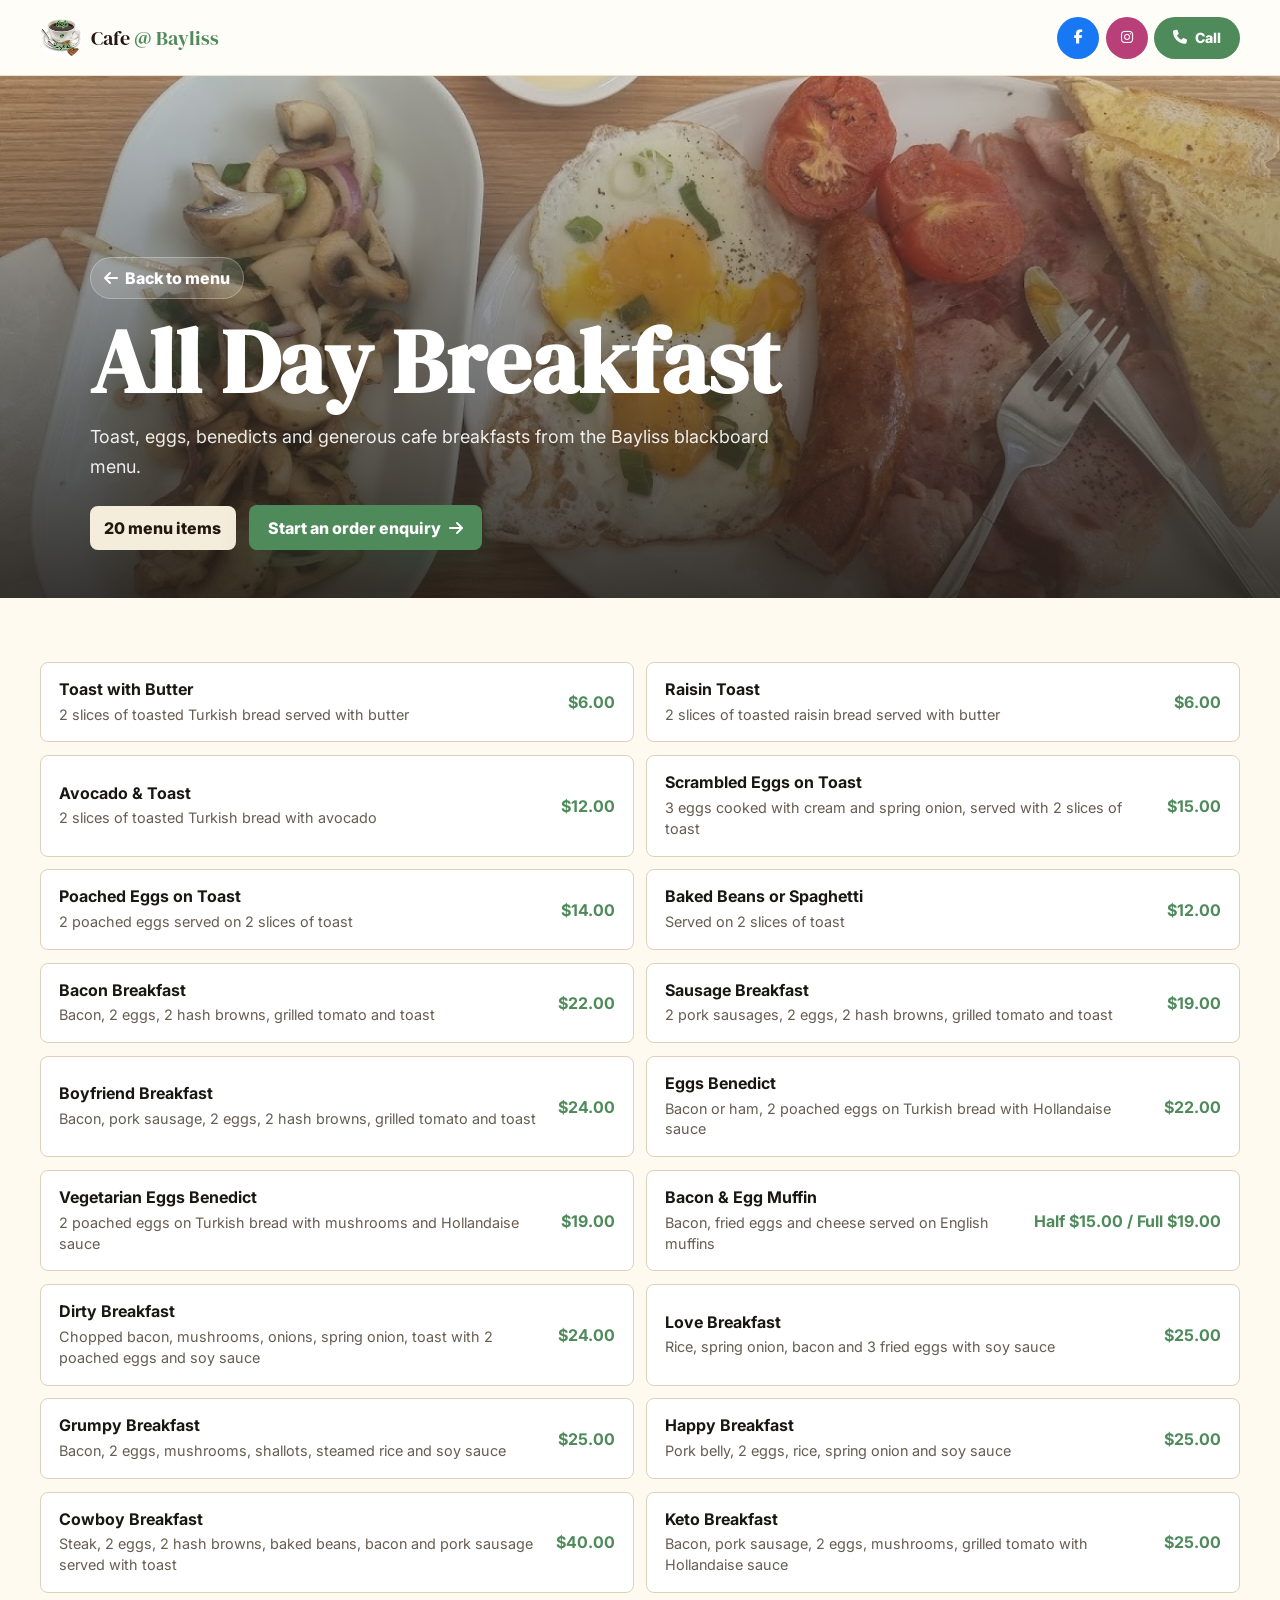
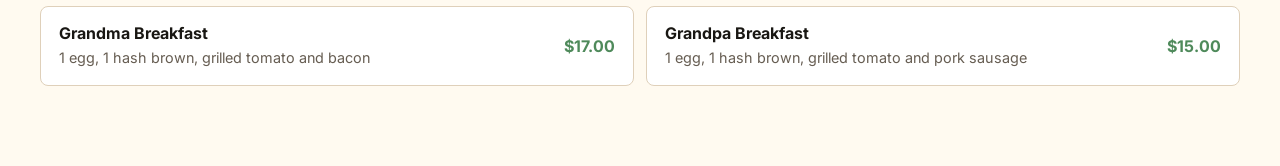
<file: all-day-breakfast/index.html>
<!DOCTYPE html><html lang="en"><head><meta charset="UTF-8"><meta name="viewport" content="width=device-width, initial-scale=1.0"><title>All Day Breakfast | Cafe at Bayliss</title><link rel="icon" href="../images/logo.jpg"><link rel="preconnect" href="https://fonts.googleapis.com"><link rel="preconnect" href="https://fonts.gstatic.com" crossorigin><link href="https://fonts.googleapis.com/css2?family=DM+Serif+Display&family=Inter:wght@300;400;600;700;800&display=swap" rel="stylesheet"><link rel="stylesheet" href="https://cdnjs.cloudflare.com/ajax/libs/font-awesome/6.4.0/css/all.min.css"><link rel="stylesheet" href="../styles.css"></head><body class="subpage" data-page="category" data-category="all-day-breakfast" data-depth="../"><nav class="nav"><div class="nav-inner"><a href="../" class="nav-logo"><img src="../images/logo.jpg" alt="Cafe at Bayliss logo" class="nav-logo-img"><span>Cafe <strong>@ Bayliss</strong></span></a><div class="nav-actions"><a href="https://www.facebook.com/p/Cafe-at-Bayliss-61572877991810/" target="_blank" rel="noopener" class="nav-action nav-action--facebook" aria-label="Cafe at Bayliss on Facebook"><i class="fa-brands fa-facebook-f"></i></a><a href="https://www.instagram.com/explore/locations/263566137/cafe-bayliss/" target="_blank" rel="noopener" class="nav-action nav-action--instagram" aria-label="Cafe at Bayliss on Instagram"><i class="fa-brands fa-instagram"></i></a><a href="tel:+61738037897" class="nav-action nav-action--phone"><i class="fa-solid fa-phone"></i><span>Call</span></a></div></div></nav><main><section class="category-hero"><div class="category-hero-content"><a href="../#menu" class="back-link"><i class="fa-solid fa-arrow-left"></i><span>Back to menu</span></a><h1 id="categoryTitle">All Day Breakfast</h1><p id="categoryIntro"></p><div class="category-meta"><span class="category-count" id="categoryCount"></span><a class="btn btn-primary" id="categoryOrder" href="../order/"><span>Start an order enquiry</span><i class="fa-solid fa-arrow-right"></i></a></div></div></section><section class="listing-section"><div class="container listing-grid" id="categoryItems"></div></section></main><script src="../menu-data.js"></script><script src="../site.js"></script></body></html>
</file>
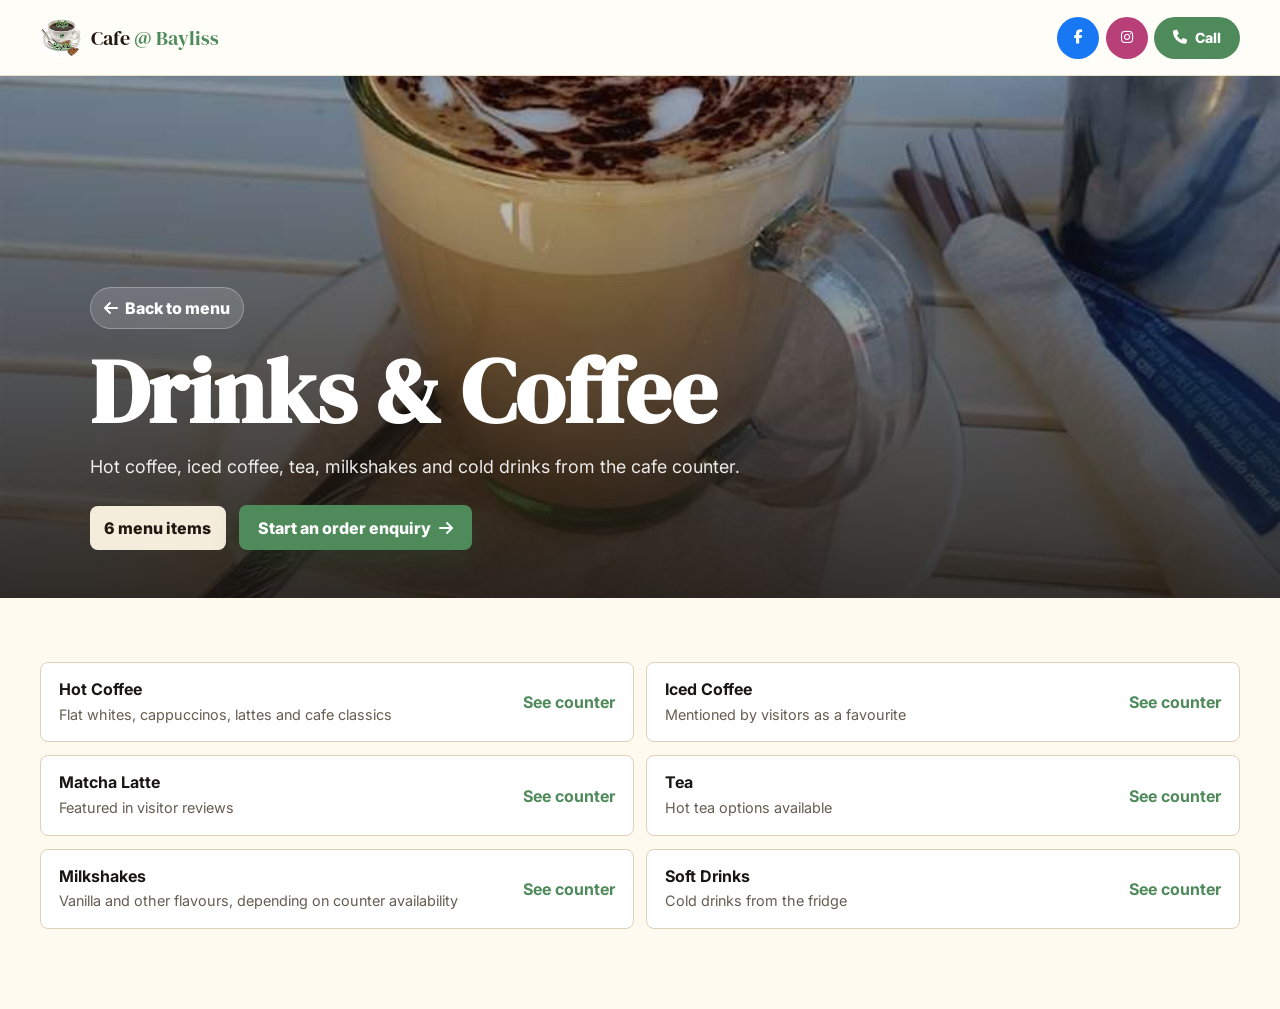
<file: drinks-coffee/index.html>
<!DOCTYPE html><html lang="en"><head><meta charset="UTF-8"><meta name="viewport" content="width=device-width, initial-scale=1.0"><title>Drinks & Coffee | Cafe at Bayliss</title><link rel="icon" href="../images/logo.jpg"><link rel="preconnect" href="https://fonts.googleapis.com"><link rel="preconnect" href="https://fonts.gstatic.com" crossorigin><link href="https://fonts.googleapis.com/css2?family=DM+Serif+Display&family=Inter:wght@300;400;600;700;800&display=swap" rel="stylesheet"><link rel="stylesheet" href="https://cdnjs.cloudflare.com/ajax/libs/font-awesome/6.4.0/css/all.min.css"><link rel="stylesheet" href="../styles.css"></head><body class="subpage" data-page="category" data-category="drinks-coffee" data-depth="../"><nav class="nav"><div class="nav-inner"><a href="../" class="nav-logo"><img src="../images/logo.jpg" alt="Cafe at Bayliss logo" class="nav-logo-img"><span>Cafe <strong>@ Bayliss</strong></span></a><div class="nav-actions"><a href="https://www.facebook.com/p/Cafe-at-Bayliss-61572877991810/" target="_blank" rel="noopener" class="nav-action nav-action--facebook" aria-label="Cafe at Bayliss on Facebook"><i class="fa-brands fa-facebook-f"></i></a><a href="https://www.instagram.com/explore/locations/263566137/cafe-bayliss/" target="_blank" rel="noopener" class="nav-action nav-action--instagram" aria-label="Cafe at Bayliss on Instagram"><i class="fa-brands fa-instagram"></i></a><a href="tel:+61738037897" class="nav-action nav-action--phone"><i class="fa-solid fa-phone"></i><span>Call</span></a></div></div></nav><main><section class="category-hero"><div class="category-hero-content"><a href="../#menu" class="back-link"><i class="fa-solid fa-arrow-left"></i><span>Back to menu</span></a><h1 id="categoryTitle">Drinks & Coffee</h1><p id="categoryIntro"></p><div class="category-meta"><span class="category-count" id="categoryCount"></span><a class="btn btn-primary" id="categoryOrder" href="../order/"><span>Start an order enquiry</span><i class="fa-solid fa-arrow-right"></i></a></div></div></section><section class="listing-section"><div class="container listing-grid" id="categoryItems"></div></section></main><script src="../menu-data.js"></script><script src="../site.js"></script></body></html>
</file>
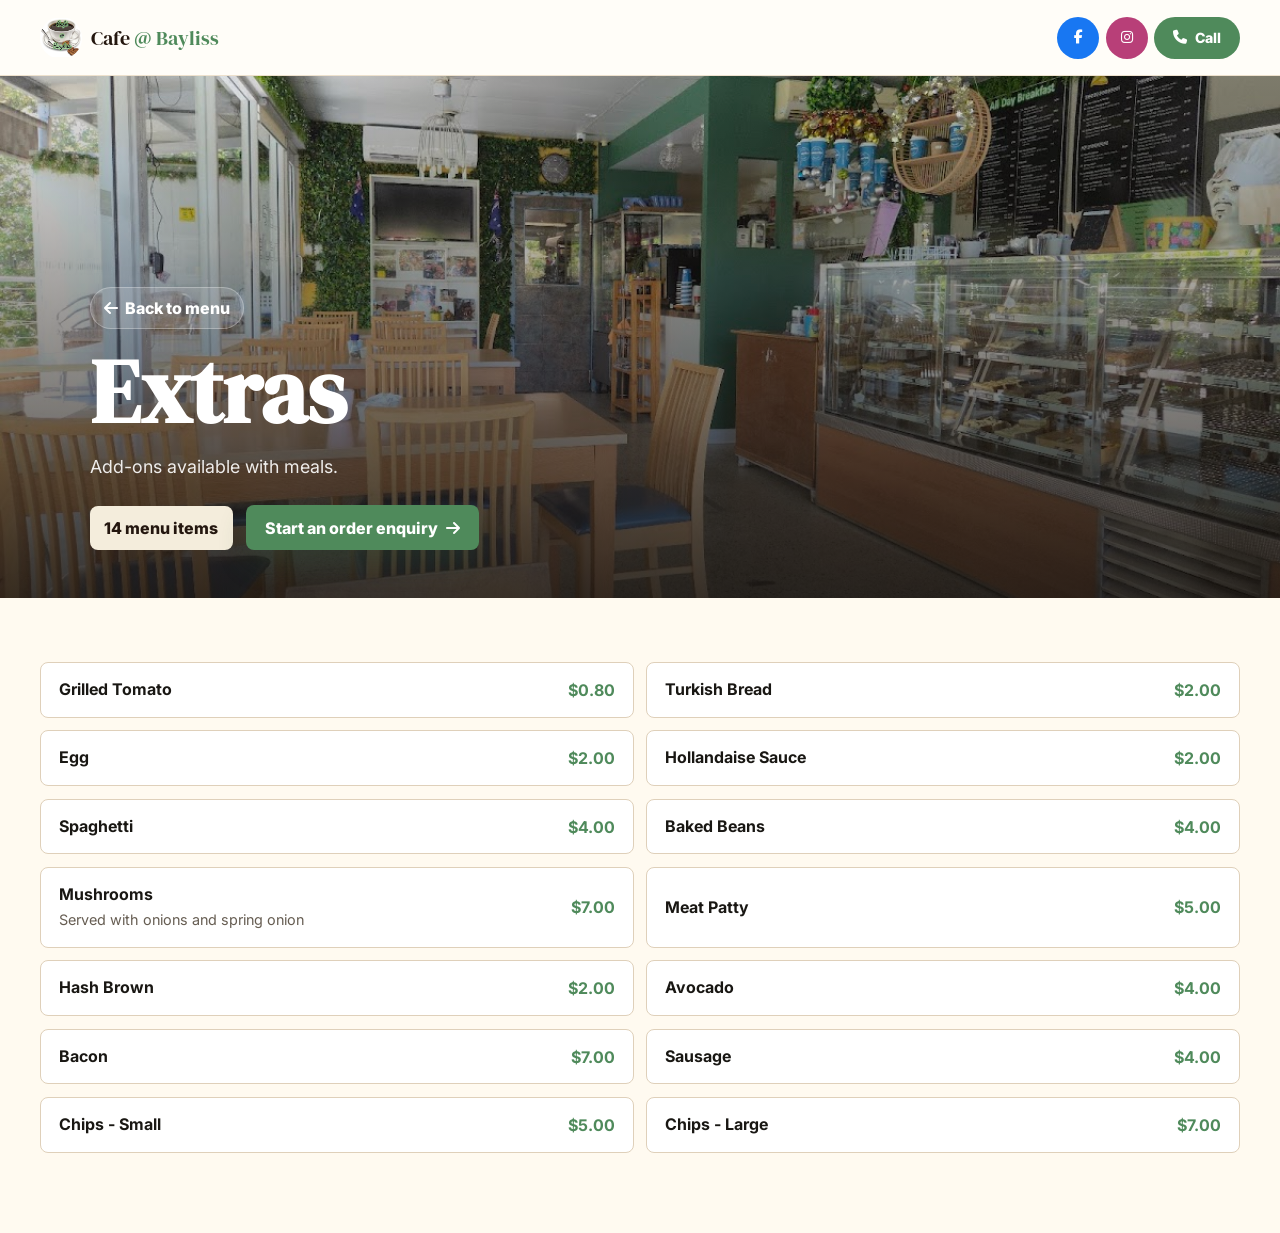
<file: extras/index.html>
<!DOCTYPE html><html lang="en"><head><meta charset="UTF-8"><meta name="viewport" content="width=device-width, initial-scale=1.0"><title>Extras | Cafe at Bayliss</title><link rel="icon" href="../images/logo.jpg"><link rel="preconnect" href="https://fonts.googleapis.com"><link rel="preconnect" href="https://fonts.gstatic.com" crossorigin><link href="https://fonts.googleapis.com/css2?family=DM+Serif+Display&family=Inter:wght@300;400;600;700;800&display=swap" rel="stylesheet"><link rel="stylesheet" href="https://cdnjs.cloudflare.com/ajax/libs/font-awesome/6.4.0/css/all.min.css"><link rel="stylesheet" href="../styles.css"></head><body class="subpage" data-page="category" data-category="extras" data-depth="../"><nav class="nav"><div class="nav-inner"><a href="../" class="nav-logo"><img src="../images/logo.jpg" alt="Cafe at Bayliss logo" class="nav-logo-img"><span>Cafe <strong>@ Bayliss</strong></span></a><div class="nav-actions"><a href="https://www.facebook.com/p/Cafe-at-Bayliss-61572877991810/" target="_blank" rel="noopener" class="nav-action nav-action--facebook" aria-label="Cafe at Bayliss on Facebook"><i class="fa-brands fa-facebook-f"></i></a><a href="https://www.instagram.com/explore/locations/263566137/cafe-bayliss/" target="_blank" rel="noopener" class="nav-action nav-action--instagram" aria-label="Cafe at Bayliss on Instagram"><i class="fa-brands fa-instagram"></i></a><a href="tel:+61738037897" class="nav-action nav-action--phone"><i class="fa-solid fa-phone"></i><span>Call</span></a></div></div></nav><main><section class="category-hero"><div class="category-hero-content"><a href="../#menu" class="back-link"><i class="fa-solid fa-arrow-left"></i><span>Back to menu</span></a><h1 id="categoryTitle">Extras</h1><p id="categoryIntro"></p><div class="category-meta"><span class="category-count" id="categoryCount"></span><a class="btn btn-primary" id="categoryOrder" href="../order/"><span>Start an order enquiry</span><i class="fa-solid fa-arrow-right"></i></a></div></div></section><section class="listing-section"><div class="container listing-grid" id="categoryItems"></div></section></main><script src="../menu-data.js"></script><script src="../site.js"></script></body></html>
</file>
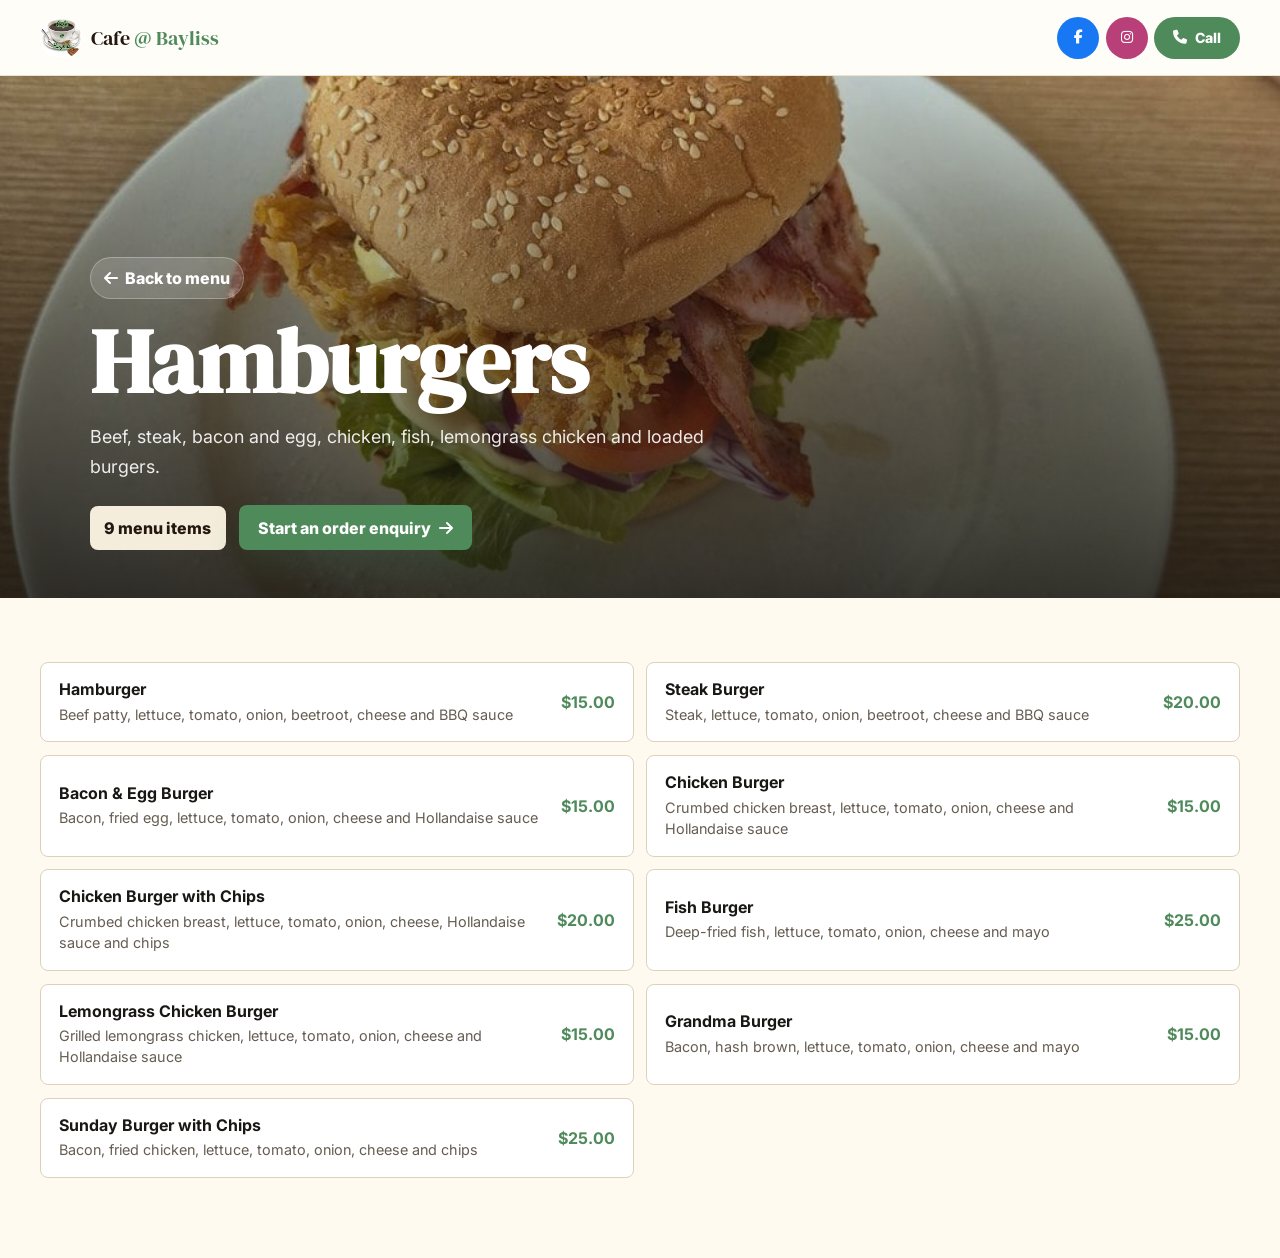
<file: hamburgers/index.html>
<!DOCTYPE html><html lang="en"><head><meta charset="UTF-8"><meta name="viewport" content="width=device-width, initial-scale=1.0"><title>Hamburgers | Cafe at Bayliss</title><link rel="icon" href="../images/logo.jpg"><link rel="preconnect" href="https://fonts.googleapis.com"><link rel="preconnect" href="https://fonts.gstatic.com" crossorigin><link href="https://fonts.googleapis.com/css2?family=DM+Serif+Display&family=Inter:wght@300;400;600;700;800&display=swap" rel="stylesheet"><link rel="stylesheet" href="https://cdnjs.cloudflare.com/ajax/libs/font-awesome/6.4.0/css/all.min.css"><link rel="stylesheet" href="../styles.css"></head><body class="subpage" data-page="category" data-category="hamburgers" data-depth="../"><nav class="nav"><div class="nav-inner"><a href="../" class="nav-logo"><img src="../images/logo.jpg" alt="Cafe at Bayliss logo" class="nav-logo-img"><span>Cafe <strong>@ Bayliss</strong></span></a><div class="nav-actions"><a href="https://www.facebook.com/p/Cafe-at-Bayliss-61572877991810/" target="_blank" rel="noopener" class="nav-action nav-action--facebook" aria-label="Cafe at Bayliss on Facebook"><i class="fa-brands fa-facebook-f"></i></a><a href="https://www.instagram.com/explore/locations/263566137/cafe-bayliss/" target="_blank" rel="noopener" class="nav-action nav-action--instagram" aria-label="Cafe at Bayliss on Instagram"><i class="fa-brands fa-instagram"></i></a><a href="tel:+61738037897" class="nav-action nav-action--phone"><i class="fa-solid fa-phone"></i><span>Call</span></a></div></div></nav><main><section class="category-hero"><div class="category-hero-content"><a href="../#menu" class="back-link"><i class="fa-solid fa-arrow-left"></i><span>Back to menu</span></a><h1 id="categoryTitle">Hamburgers</h1><p id="categoryIntro"></p><div class="category-meta"><span class="category-count" id="categoryCount"></span><a class="btn btn-primary" id="categoryOrder" href="../order/"><span>Start an order enquiry</span><i class="fa-solid fa-arrow-right"></i></a></div></div></section><section class="listing-section"><div class="container listing-grid" id="categoryItems"></div></section></main><script src="../menu-data.js"></script><script src="../site.js"></script></body></html>
</file>
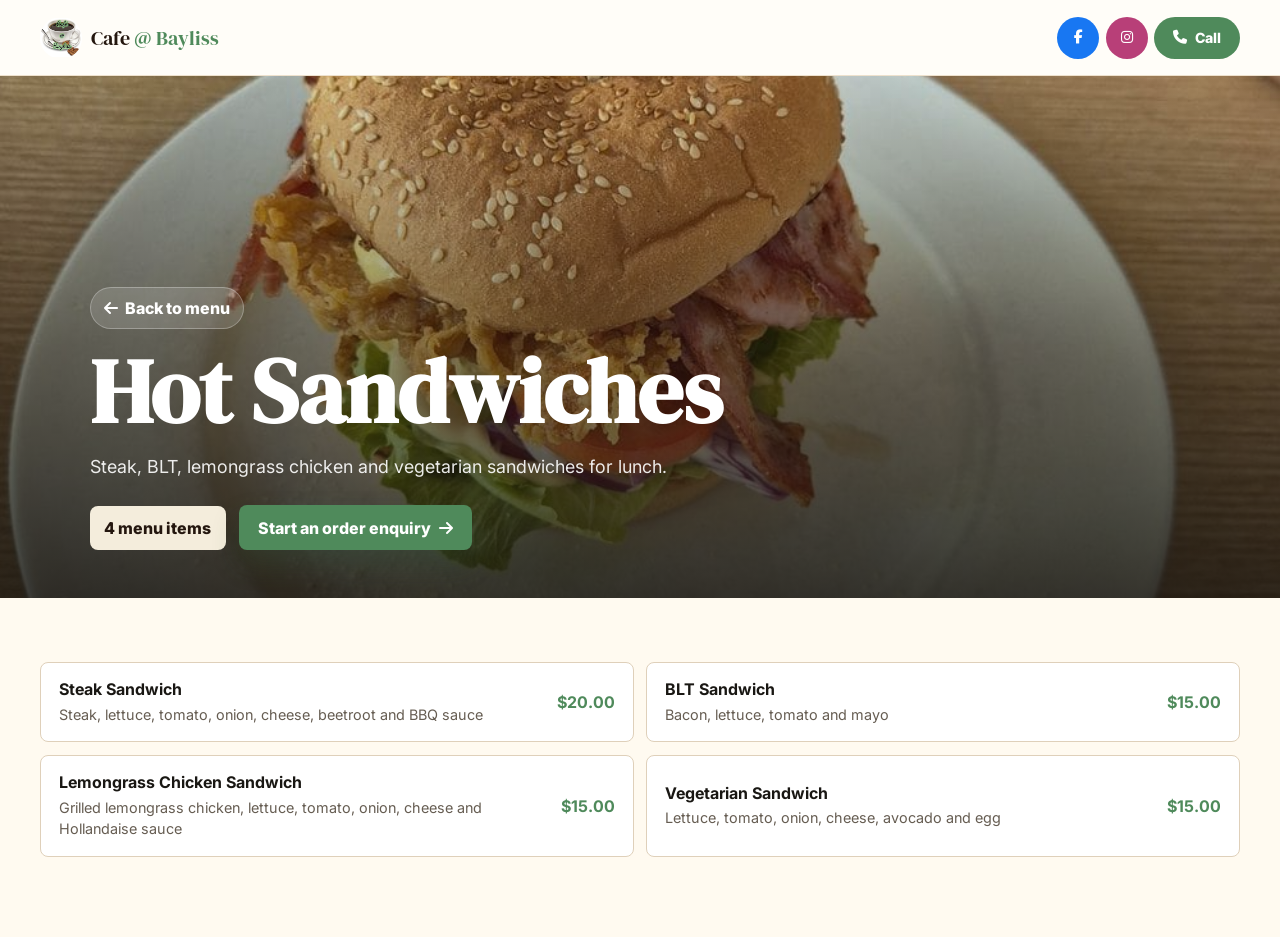
<file: hot-sandwiches/index.html>
<!DOCTYPE html><html lang="en"><head><meta charset="UTF-8"><meta name="viewport" content="width=device-width, initial-scale=1.0"><title>Hot Sandwiches | Cafe at Bayliss</title><link rel="icon" href="../images/logo.jpg"><link rel="preconnect" href="https://fonts.googleapis.com"><link rel="preconnect" href="https://fonts.gstatic.com" crossorigin><link href="https://fonts.googleapis.com/css2?family=DM+Serif+Display&family=Inter:wght@300;400;600;700;800&display=swap" rel="stylesheet"><link rel="stylesheet" href="https://cdnjs.cloudflare.com/ajax/libs/font-awesome/6.4.0/css/all.min.css"><link rel="stylesheet" href="../styles.css"></head><body class="subpage" data-page="category" data-category="hot-sandwiches" data-depth="../"><nav class="nav"><div class="nav-inner"><a href="../" class="nav-logo"><img src="../images/logo.jpg" alt="Cafe at Bayliss logo" class="nav-logo-img"><span>Cafe <strong>@ Bayliss</strong></span></a><div class="nav-actions"><a href="https://www.facebook.com/p/Cafe-at-Bayliss-61572877991810/" target="_blank" rel="noopener" class="nav-action nav-action--facebook" aria-label="Cafe at Bayliss on Facebook"><i class="fa-brands fa-facebook-f"></i></a><a href="https://www.instagram.com/explore/locations/263566137/cafe-bayliss/" target="_blank" rel="noopener" class="nav-action nav-action--instagram" aria-label="Cafe at Bayliss on Instagram"><i class="fa-brands fa-instagram"></i></a><a href="tel:+61738037897" class="nav-action nav-action--phone"><i class="fa-solid fa-phone"></i><span>Call</span></a></div></div></nav><main><section class="category-hero"><div class="category-hero-content"><a href="../#menu" class="back-link"><i class="fa-solid fa-arrow-left"></i><span>Back to menu</span></a><h1 id="categoryTitle">Hot Sandwiches</h1><p id="categoryIntro"></p><div class="category-meta"><span class="category-count" id="categoryCount"></span><a class="btn btn-primary" id="categoryOrder" href="../order/"><span>Start an order enquiry</span><i class="fa-solid fa-arrow-right"></i></a></div></div></section><section class="listing-section"><div class="container listing-grid" id="categoryItems"></div></section></main><script src="../menu-data.js"></script><script src="../site.js"></script></body></html>
</file>
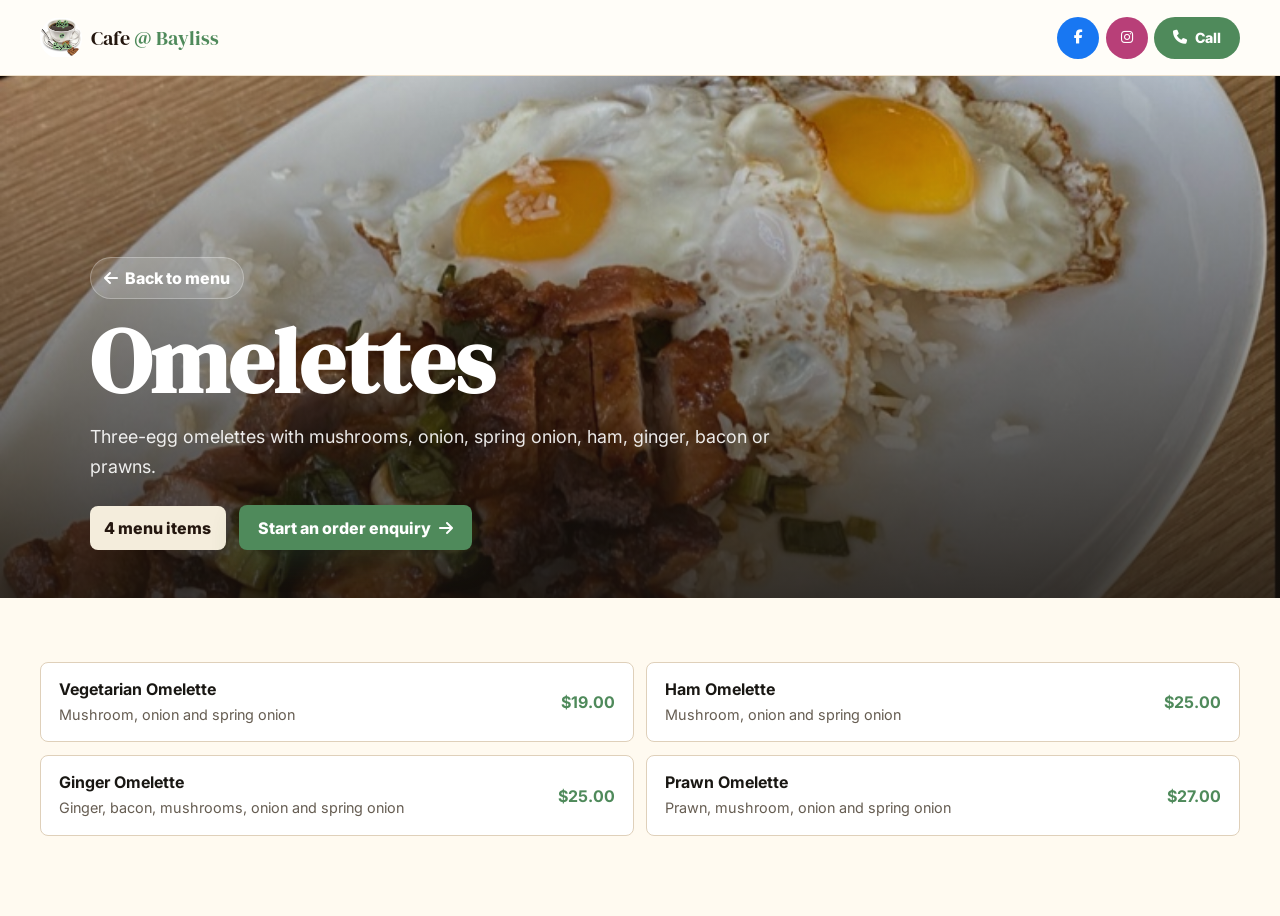
<file: omelettes/index.html>
<!DOCTYPE html><html lang="en"><head><meta charset="UTF-8"><meta name="viewport" content="width=device-width, initial-scale=1.0"><title>Omelettes | Cafe at Bayliss</title><link rel="icon" href="../images/logo.jpg"><link rel="preconnect" href="https://fonts.googleapis.com"><link rel="preconnect" href="https://fonts.gstatic.com" crossorigin><link href="https://fonts.googleapis.com/css2?family=DM+Serif+Display&family=Inter:wght@300;400;600;700;800&display=swap" rel="stylesheet"><link rel="stylesheet" href="https://cdnjs.cloudflare.com/ajax/libs/font-awesome/6.4.0/css/all.min.css"><link rel="stylesheet" href="../styles.css"></head><body class="subpage" data-page="category" data-category="omelettes" data-depth="../"><nav class="nav"><div class="nav-inner"><a href="../" class="nav-logo"><img src="../images/logo.jpg" alt="Cafe at Bayliss logo" class="nav-logo-img"><span>Cafe <strong>@ Bayliss</strong></span></a><div class="nav-actions"><a href="https://www.facebook.com/p/Cafe-at-Bayliss-61572877991810/" target="_blank" rel="noopener" class="nav-action nav-action--facebook" aria-label="Cafe at Bayliss on Facebook"><i class="fa-brands fa-facebook-f"></i></a><a href="https://www.instagram.com/explore/locations/263566137/cafe-bayliss/" target="_blank" rel="noopener" class="nav-action nav-action--instagram" aria-label="Cafe at Bayliss on Instagram"><i class="fa-brands fa-instagram"></i></a><a href="tel:+61738037897" class="nav-action nav-action--phone"><i class="fa-solid fa-phone"></i><span>Call</span></a></div></div></nav><main><section class="category-hero"><div class="category-hero-content"><a href="../#menu" class="back-link"><i class="fa-solid fa-arrow-left"></i><span>Back to menu</span></a><h1 id="categoryTitle">Omelettes</h1><p id="categoryIntro"></p><div class="category-meta"><span class="category-count" id="categoryCount"></span><a class="btn btn-primary" id="categoryOrder" href="../order/"><span>Start an order enquiry</span><i class="fa-solid fa-arrow-right"></i></a></div></div></section><section class="listing-section"><div class="container listing-grid" id="categoryItems"></div></section></main><script src="../menu-data.js"></script><script src="../site.js"></script></body></html>
</file>
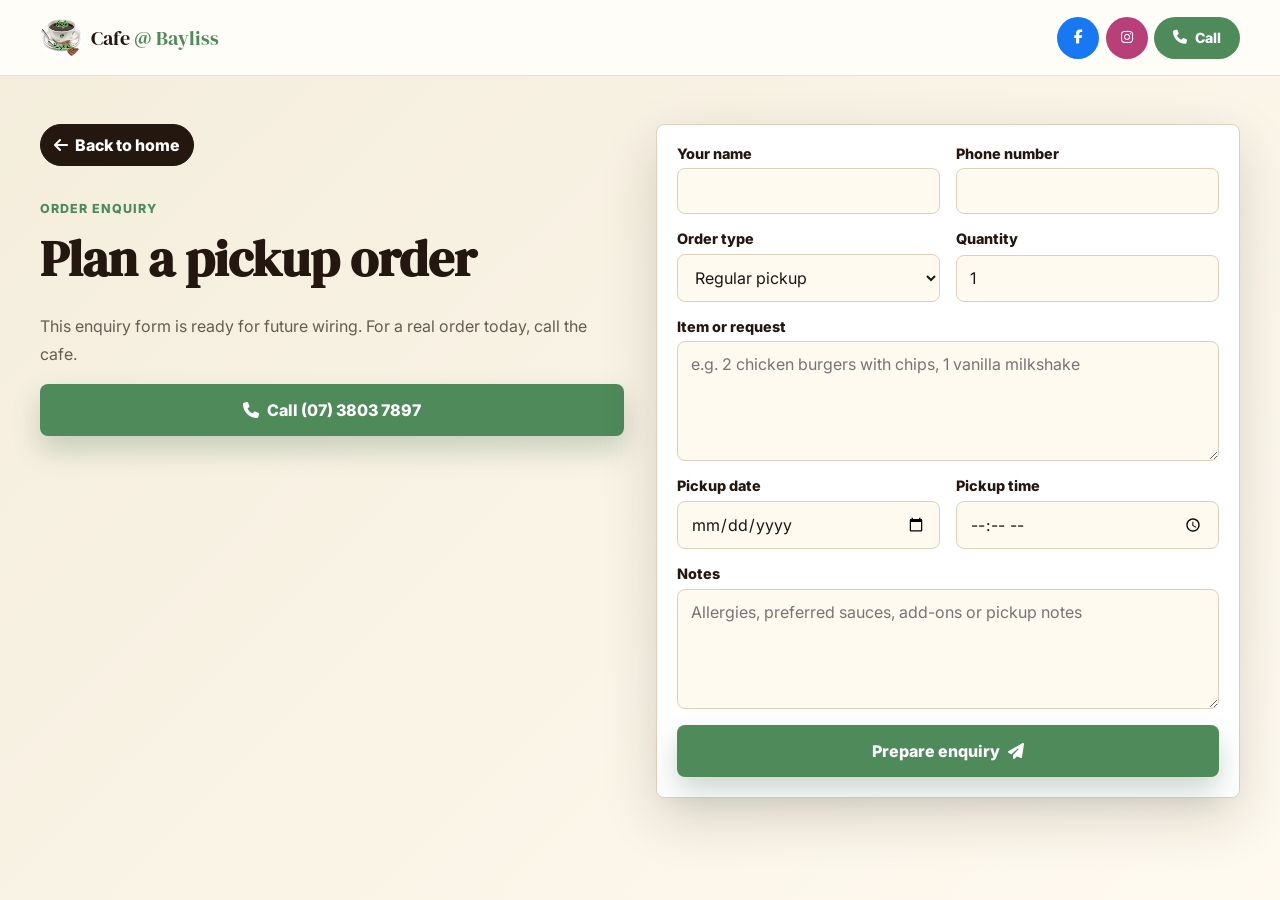
<file: order/index.html>
<!DOCTYPE html>
<html lang="en">
<head>
    <meta charset="UTF-8">
    <meta name="viewport" content="width=device-width, initial-scale=1.0">
    <title>Order Enquiry | Cafe at Bayliss</title>
    <meta name="description" content="Order enquiry demo form for Cafe at Bayliss in Heritage Park QLD.">
    <link rel="icon" href="../images/logo.jpg">
    <link rel="preconnect" href="https://fonts.googleapis.com">
    <link rel="preconnect" href="https://fonts.gstatic.com" crossorigin>
    <link href="https://fonts.googleapis.com/css2?family=DM+Serif+Display&family=Inter:wght@300;400;600;700;800&display=swap" rel="stylesheet">
    <link rel="stylesheet" href="https://cdnjs.cloudflare.com/ajax/libs/font-awesome/6.4.0/css/all.min.css">
    <link rel="stylesheet" href="../styles.css">
</head>
<body data-page="order" data-depth="../">
    <nav class="nav">
        <div class="nav-inner">
            <a href="../" class="nav-logo">
                <img src="../images/logo.jpg" alt="Cafe at Bayliss logo" class="nav-logo-img">
                <span>Cafe <strong>@ Bayliss</strong></span>
            </a>
            <div class="nav-actions">
                <a href="https://www.facebook.com/p/Cafe-at-Bayliss-61572877991810/" target="_blank" rel="noopener" class="nav-action nav-action--facebook" aria-label="Cafe at Bayliss on Facebook">
                    <i class="fa-brands fa-facebook-f"></i>
                </a>
                <a href="https://www.instagram.com/explore/locations/263566137/cafe-bayliss/" target="_blank" rel="noopener" class="nav-action nav-action--instagram" aria-label="Cafe at Bayliss on Instagram">
                    <i class="fa-brands fa-instagram"></i>
                </a>
                <a href="tel:+61738037897" class="nav-action nav-action--phone">
                    <i class="fa-solid fa-phone"></i>
                    <span>Call</span>
                </a>
            </div>
        </div>
    </nav>

    <main class="order-page">
        <div class="container order-layout">
            <div class="order-copy">
                <a href="../" class="back-link" style="background: var(--gold-dark); border-color: var(--gold-dark);">
                    <i class="fa-solid fa-arrow-left"></i>
                    <span>Back to home</span>
                </a>
                <p class="eyebrow">Order enquiry</p>
                <h1 class="section-title">Plan a pickup order</h1>
                <p class="section-lead">This enquiry form is ready for future wiring. For a real order today, call the cafe.</p>
                <a href="tel:+61738037897" class="btn btn-primary btn-lg"><i class="fa-solid fa-phone"></i> Call (07) 3803 7897</a>
            </div>

            <div class="order-card">
                <form class="order-form" id="orderForm">
                    <div class="form-grid">
                        <div class="form-field">
                            <label for="customerName">Your name</label>
                            <input id="customerName" name="customerName" autocomplete="name" required>
                        </div>
                        <div class="form-field">
                            <label for="customerPhone">Phone number</label>
                            <input id="customerPhone" name="customerPhone" type="tel" autocomplete="tel" required>
                        </div>
                        <div class="form-field">
                            <label for="orderType">Order type</label>
                            <select id="orderType" name="orderType">
                                <option>Regular pickup</option>
                                <option>Group order</option>
                                <option>Catering enquiry</option>
                            </select>
                        </div>
                        <div class="form-field">
                            <label for="quantity">Quantity</label>
                            <input id="quantity" name="quantity" type="number" min="1" value="1">
                        </div>
                        <div class="form-field form-field--full">
                            <label for="orderItem">Item or request</label>
                            <textarea id="orderItem" name="orderItem" required placeholder="e.g. 2 chicken burgers with chips, 1 vanilla milkshake"></textarea>
                        </div>
                        <div class="form-field">
                            <label for="pickupDate">Pickup date</label>
                            <input id="pickupDate" name="pickupDate" type="date">
                        </div>
                        <div class="form-field">
                            <label for="pickupTime">Pickup time</label>
                            <input id="pickupTime" name="pickupTime" type="time">
                        </div>
                        <div class="form-field form-field--full">
                            <label for="orderNotes">Notes</label>
                            <textarea id="orderNotes" name="orderNotes" placeholder="Allergies, preferred sauces, add-ons or pickup notes"></textarea>
                        </div>
                    </div>
                    <button class="btn btn-primary btn-lg" type="submit">
                        <span>Prepare enquiry</span>
                        <i class="fa-solid fa-paper-plane"></i>
                    </button>
                    <p class="order-message" id="orderMessage" hidden></p>
                </form>
            </div>
        </div>
    </main>

    <script src="../menu-data.js"></script>
    <script src="../site.js"></script>
</body>
</html>
</file>
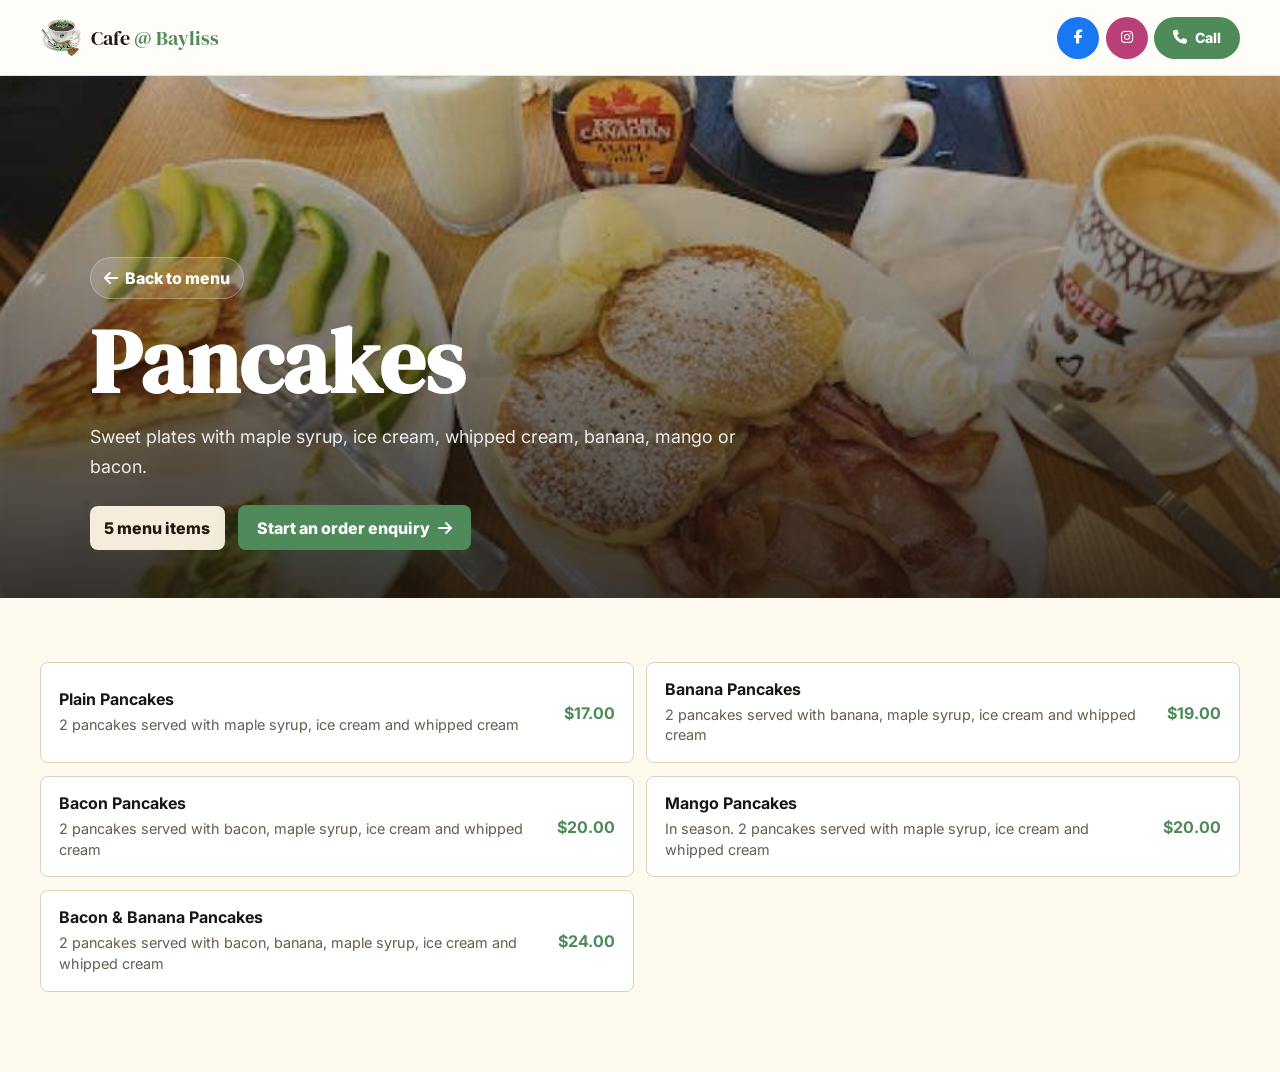
<file: pancakes/index.html>
<!DOCTYPE html><html lang="en"><head><meta charset="UTF-8"><meta name="viewport" content="width=device-width, initial-scale=1.0"><title>Pancakes | Cafe at Bayliss</title><link rel="icon" href="../images/logo.jpg"><link rel="preconnect" href="https://fonts.googleapis.com"><link rel="preconnect" href="https://fonts.gstatic.com" crossorigin><link href="https://fonts.googleapis.com/css2?family=DM+Serif+Display&family=Inter:wght@300;400;600;700;800&display=swap" rel="stylesheet"><link rel="stylesheet" href="https://cdnjs.cloudflare.com/ajax/libs/font-awesome/6.4.0/css/all.min.css"><link rel="stylesheet" href="../styles.css"></head><body class="subpage" data-page="category" data-category="pancakes" data-depth="../"><nav class="nav"><div class="nav-inner"><a href="../" class="nav-logo"><img src="../images/logo.jpg" alt="Cafe at Bayliss logo" class="nav-logo-img"><span>Cafe <strong>@ Bayliss</strong></span></a><div class="nav-actions"><a href="https://www.facebook.com/p/Cafe-at-Bayliss-61572877991810/" target="_blank" rel="noopener" class="nav-action nav-action--facebook" aria-label="Cafe at Bayliss on Facebook"><i class="fa-brands fa-facebook-f"></i></a><a href="https://www.instagram.com/explore/locations/263566137/cafe-bayliss/" target="_blank" rel="noopener" class="nav-action nav-action--instagram" aria-label="Cafe at Bayliss on Instagram"><i class="fa-brands fa-instagram"></i></a><a href="tel:+61738037897" class="nav-action nav-action--phone"><i class="fa-solid fa-phone"></i><span>Call</span></a></div></div></nav><main><section class="category-hero"><div class="category-hero-content"><a href="../#menu" class="back-link"><i class="fa-solid fa-arrow-left"></i><span>Back to menu</span></a><h1 id="categoryTitle">Pancakes</h1><p id="categoryIntro"></p><div class="category-meta"><span class="category-count" id="categoryCount"></span><a class="btn btn-primary" id="categoryOrder" href="../order/"><span>Start an order enquiry</span><i class="fa-solid fa-arrow-right"></i></a></div></div></section><section class="listing-section"><div class="container listing-grid" id="categoryItems"></div></section></main><script src="../menu-data.js"></script><script src="../site.js"></script></body></html>
</file>
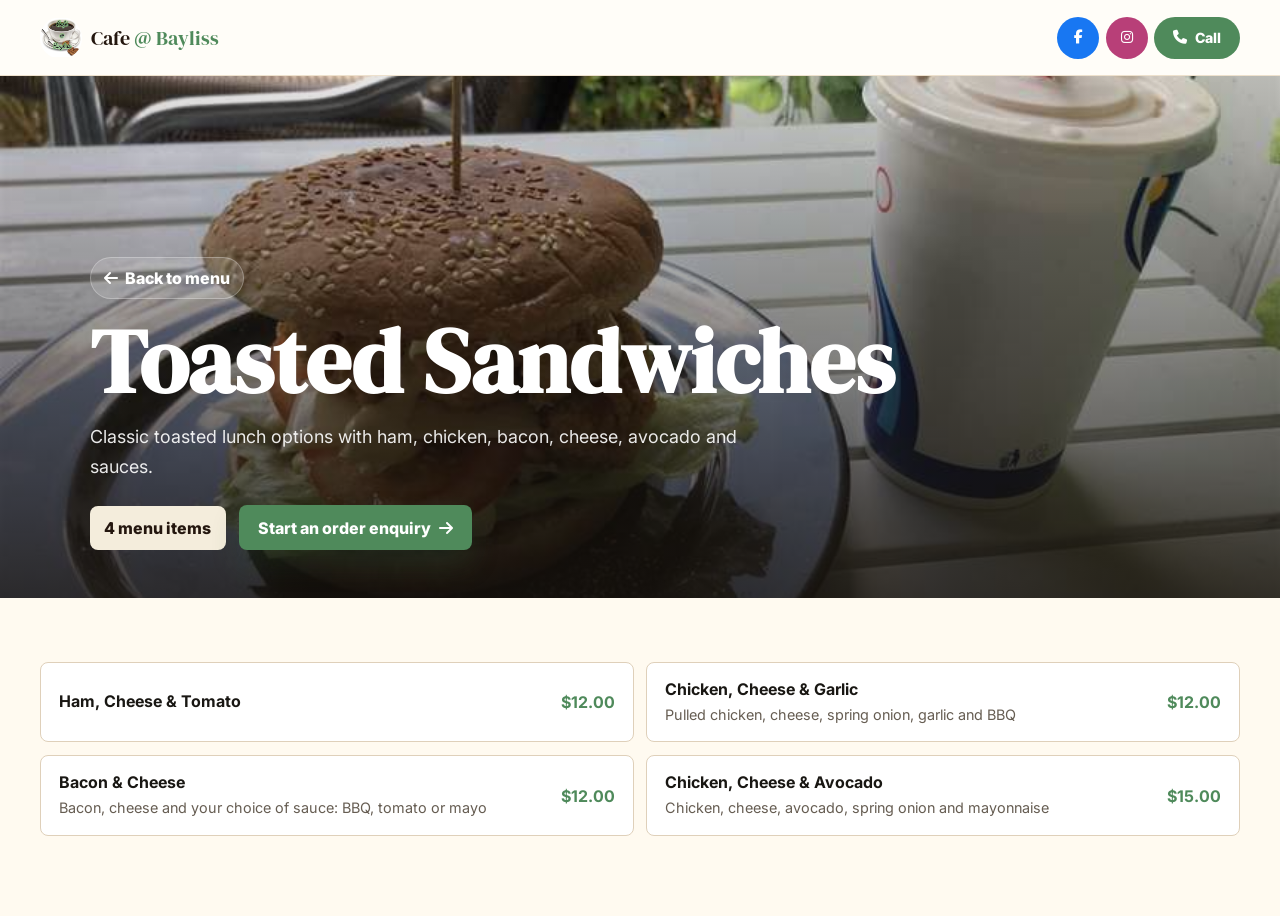
<file: toasted-sandwiches/index.html>
<!DOCTYPE html><html lang="en"><head><meta charset="UTF-8"><meta name="viewport" content="width=device-width, initial-scale=1.0"><title>Toasted Sandwiches | Cafe at Bayliss</title><link rel="icon" href="../images/logo.jpg"><link rel="preconnect" href="https://fonts.googleapis.com"><link rel="preconnect" href="https://fonts.gstatic.com" crossorigin><link href="https://fonts.googleapis.com/css2?family=DM+Serif+Display&family=Inter:wght@300;400;600;700;800&display=swap" rel="stylesheet"><link rel="stylesheet" href="https://cdnjs.cloudflare.com/ajax/libs/font-awesome/6.4.0/css/all.min.css"><link rel="stylesheet" href="../styles.css"></head><body class="subpage" data-page="category" data-category="toasted-sandwiches" data-depth="../"><nav class="nav"><div class="nav-inner"><a href="../" class="nav-logo"><img src="../images/logo.jpg" alt="Cafe at Bayliss logo" class="nav-logo-img"><span>Cafe <strong>@ Bayliss</strong></span></a><div class="nav-actions"><a href="https://www.facebook.com/p/Cafe-at-Bayliss-61572877991810/" target="_blank" rel="noopener" class="nav-action nav-action--facebook" aria-label="Cafe at Bayliss on Facebook"><i class="fa-brands fa-facebook-f"></i></a><a href="https://www.instagram.com/explore/locations/263566137/cafe-bayliss/" target="_blank" rel="noopener" class="nav-action nav-action--instagram" aria-label="Cafe at Bayliss on Instagram"><i class="fa-brands fa-instagram"></i></a><a href="tel:+61738037897" class="nav-action nav-action--phone"><i class="fa-solid fa-phone"></i><span>Call</span></a></div></div></nav><main><section class="category-hero"><div class="category-hero-content"><a href="../#menu" class="back-link"><i class="fa-solid fa-arrow-left"></i><span>Back to menu</span></a><h1 id="categoryTitle">Toasted Sandwiches</h1><p id="categoryIntro"></p><div class="category-meta"><span class="category-count" id="categoryCount"></span><a class="btn btn-primary" id="categoryOrder" href="../order/"><span>Start an order enquiry</span><i class="fa-solid fa-arrow-right"></i></a></div></div></section><section class="listing-section"><div class="container listing-grid" id="categoryItems"></div></section></main><script src="../menu-data.js"></script><script src="../site.js"></script></body></html>
</file>
<file: styles.css>
:root {
    --cream: #f4eddc;
    --paper: #fffaf0;
    --white: #ffffff;
    --gold: #4f8a5b;
    --gold-dark: #24170f;
    --green: #1f5a3f;
    --ink: #191713;
    --muted: #665d52;
    --line: #dfd0ba;
    --shadow: 0 20px 55px rgba(31, 22, 14, 0.16);
    --nav-h: 76px;
}

*, *::before, *::after { box-sizing: border-box; margin: 0; padding: 0; }

html {
    scroll-behavior: smooth;
    overflow-x: hidden;
    background: var(--gold-dark);
    max-width: 100%;
    background-color: var(--gold-dark);
}

body {
    min-height: 100%;
    width: 100%;
    overflow-x: hidden;
    background: var(--paper);
    color: var(--ink);
    font-family: "Inter", sans-serif;
    -webkit-font-smoothing: antialiased;
    max-width: 100%;
    background-color: var(--gold-dark);
}

img { display: block; max-width: 100%; height: auto; }
a { color: inherit; text-decoration: none; }
button, input, select, textarea { font: inherit; }

.container {
    width: min(100% - 2.5rem, 1200px);
    margin-inline: auto;
}

.section-snap {
    min-height: 100svh;
    display: flex;
    align-items: center;
    scroll-margin-top: var(--nav-h);
}

.section-title {
    font-family: "DM Serif Display", serif;
    font-size: clamp(2rem, 4vw, 3.2rem);
    line-height: 1.05;
    color: var(--gold-dark);
    letter-spacing: 0;
}

.section-title--light { color: var(--white); }

.section-sub, .section-lead {
    color: var(--muted);
    line-height: 1.75;
    max-width: 680px;
    margin-top: 0.65rem;
}

.section-title-center {
    text-align: center;
    display: grid;
    justify-items: center;
    gap: 0.45rem;
    margin-bottom: 2rem;
}

.eyebrow {
    color: var(--gold);
    font-size: 0.78rem;
    font-weight: 800;
    letter-spacing: 0.08em;
    text-transform: uppercase;
}

.btn {
    display: inline-flex;
    align-items: center;
    justify-content: center;
    gap: 0.5rem;
    min-height: 44px;
    padding: 0.78rem 1.2rem;
    border: 0;
    border-radius: 0.5rem;
    cursor: pointer;
    font-weight: 800;
    transition: transform 0.15s, box-shadow 0.2s, background 0.2s;
}

.btn:hover { transform: translateY(-1px); }
.btn-lg { min-height: 52px; padding-inline: 1.6rem; }
.btn-primary { color: var(--white); background: var(--gold); box-shadow: 0 14px 28px rgba(47, 93, 61, 0.24); }
.btn-primary:hover { background: var(--green); }
.btn-outline { color: var(--gold-dark); background: var(--white); border: 1px solid var(--line); }
.btn-outline:hover { box-shadow: 0 10px 24px rgba(69, 26, 3, 0.12); }

.nav {
    position: fixed;
    inset: 0 0 auto;
    z-index: 100;
    height: var(--nav-h);
    background: rgba(255, 253, 248, 0.96);
    backdrop-filter: blur(12px);
    border-bottom: 1px solid rgba(234, 219, 195, 0.8);
}

.nav-inner {
    width: min(100% - 1.4rem, 1200px);
    height: 100%;
    margin-inline: auto;
    display: flex;
    align-items: center;
    gap: 1rem;
}

.nav-logo {
    display: inline-flex;
    align-items: center;
    gap: 0.55rem;
    min-width: 0;
    color: var(--gold-dark);
    font-family: "DM Serif Display", serif;
    font-size: 1.25rem;
    white-space: nowrap;
}

.nav-logo strong { color: var(--gold); font-weight: 400; }
.nav-logo-img { width: 42px; height: 42px; object-fit: contain; border-radius: 50%; }

.nav-actions {
    display: flex;
    align-items: center;
    justify-content: flex-end;
    margin-left: auto;
    gap: 0.4rem;
}

.language-toggle, .nav-action {
    display: inline-flex;
    align-items: center;
    justify-content: center;
    min-width: 42px;
    height: 42px;
    border-radius: 999px;
    border: 0;
    color: var(--white);
    cursor: pointer;
}

.language-toggle {
    gap: 0.3rem;
    padding: 0 0.75rem;
    background: var(--gold-dark);
    font-weight: 800;
}

.nav-action {
    --action-color: var(--gold);
    background: var(--action-color);
    padding: 0 0.7rem;
    font-size: 0.88rem;
    font-weight: 800;
}

.nav-action-logo { width: 1.4rem; height: 1.4rem; object-fit: contain; filter: brightness(0) invert(1); }
.nav-action-logo--uber { width: 2rem; }
.nav-action--phone { --action-color: var(--gold); gap: 0.45rem; min-width: 86px; }
.nav-action--facebook { --action-color: #1877f2; }
.nav-action--instagram { --action-color: #b83f78; }

.hero {
    position: relative;
    min-height: 100svh;
    padding-top: var(--nav-h);
    text-align: center;
    background:
        linear-gradient(180deg, rgba(18, 17, 14, 0.62), rgba(18, 17, 14, 0.72)),
        url("images/layout.jpg") center / cover;
    overflow: hidden;
}

.hero-img {
    position: absolute;
    display: block;
    overflow: hidden;
    border: 5px solid rgba(255,255,255,0.92);
    box-shadow: var(--shadow);
    pointer-events: none;
    z-index: 1;
}

.hero-img img { width: 100%; height: 100%; object-fit: cover; }
.hero-img--left { left: -1.7rem; top: 15%; width: 118px; height: 158px; border-radius: 46% 54% 42% 58%; transform: rotate(-8deg); }
.hero-img--right { right: -1.8rem; bottom: 8%; width: 112px; height: 150px; border-radius: 54% 46% 58% 42%; transform: rotate(8deg); }

.hero-content {
    position: relative;
    z-index: 2;
    width: min(100% - 2.5rem, 740px);
    margin-inline: auto;
    overflow: hidden;
}

.hero-badge {
    display: inline-flex;
    align-items: center;
    gap: 0.55rem;
    margin-bottom: 1.1rem;
    padding: 0.45rem 0.9rem;
    border-radius: 999px;
    background: rgba(255, 255, 255, 0.78);
    color: var(--gold-dark);
    border: 1px solid var(--line);
    font-weight: 800;
    font-size: 0.82rem;
}

.hero-badge-dot {
    width: 9px;
    height: 9px;
    border-radius: 999px;
    background: #6fc071;
    box-shadow: 0 0 0 5px rgba(34, 197, 94, 0.15);
}

.hero-heading {
    font-family: "DM Serif Display", serif;
    font-size: clamp(3.1rem, 8vw, 6rem);
    line-height: 0.98;
    color: var(--white);
    text-shadow: 0 3px 20px rgba(0,0,0,0.45);
}

.hero-heading-accent { color: #b7e4aa; }

.hero-sub {
    margin: 1.25rem auto 0;
    color: rgba(255,255,255,0.9);
    font-size: clamp(1rem, 2vw, 1.2rem);
    line-height: 1.8;
    max-width: 640px;
    overflow-wrap: break-word;
}

.hero-actions {
    display: flex;
    justify-content: center;
    flex-wrap: wrap;
    gap: 0.8rem;
    margin-top: 2rem;
}

.updates-section {
    background: var(--white);
    padding: 5rem 0;
    border-block: 1px solid var(--line);
}

.section-header {
    display: flex;
    align-items: flex-end;
    justify-content: space-between;
    gap: 1rem;
    margin-bottom: 1.5rem;
}

.fb-link {
    display: inline-flex;
    align-items: center;
    gap: 0.45rem;
    color: var(--gold);
    font-weight: 800;
    white-space: nowrap;
}

.social-links {
    display: flex;
    flex-wrap: wrap;
    gap: 0.9rem;
}

.updates-layout {
    display: grid;
    gap: 1rem;
    align-items: start;
}

.fb-embed iframe {
    width: 100%;
    min-height: 560px;
}

.updates-scroll {
    display: flex;
    gap: 1rem;
    overflow-x: auto;
    overflow-y: hidden;
    padding-bottom: 0.3rem;
    scroll-snap-type: x proximity;
    scrollbar-width: none;
    overscroll-behavior: contain;
    touch-action: pan-x;
}

.updates-scroll::-webkit-scrollbar { display: none; }

.update-card {
    flex: 0 0 min(315px, calc(100vw - 2.5rem));
    overflow: hidden;
    background: var(--cream);
    border: 1px solid var(--line);
    border-radius: 0.5rem;
    scroll-snap-align: start;
}

.update-card-img { height: 205px; background: var(--line); cursor: pointer; }
.update-card-img img, .update-card-img video { width: 100%; height: 100%; object-fit: cover; }
.update-card-body { padding: 1rem 1.1rem 1.2rem; }
.update-date { display: inline-flex; gap: 0.35rem; color: var(--gold); font-size: 0.76rem; font-weight: 800; margin-bottom: 0.45rem; }
.update-title { color: var(--gold-dark); font-family: "DM Serif Display", serif; font-size: 1.12rem; line-height: 1.25; }
.update-copy { margin-top: 0.45rem; color: var(--muted); line-height: 1.55; font-size: 0.92rem; }
.placeholder-panel {
    display: grid;
    place-items: center;
    padding: 1rem;
    background: repeating-linear-gradient(135deg, #f7f1df, #f7f1df 12px, #eadcc4 12px, #eadcc4 24px);
    color: var(--gold-dark);
    text-align: center;
    font-weight: 900;
    letter-spacing: 0;
}

.menu-section {
    background: var(--paper);
    padding: 5.5rem 0;
}

.category-grid {
    display: grid;
    grid-template-columns: 1fr;
    gap: 1rem;
}

.category-card {
    position: relative;
    min-height: 250px;
    overflow: hidden;
    border-radius: 0.5rem;
    background-image: var(--card-image);
    background-size: cover;
    background-position: center;
    box-shadow: var(--shadow);
    isolation: isolate;
    transition: transform 0.18s, box-shadow 0.2s;
}

.category-card:hover {
    transform: translateY(-3px);
    box-shadow: 0 26px 65px rgba(69, 26, 3, 0.2);
}

.category-card-shade {
    position: absolute;
    inset: 0;
    z-index: -1;
    background: linear-gradient(180deg, rgba(23, 18, 13, 0.08), rgba(23, 18, 13, 0.76));
}

.category-card-content {
    min-height: inherit;
    display: flex;
    flex-direction: column;
    justify-content: flex-end;
    gap: 0.5rem;
    padding: 1.2rem;
    color: var(--white);
}

.category-card-icon {
    width: 44px;
    height: 44px;
    display: inline-flex;
    align-items: center;
    justify-content: center;
    border-radius: 999px;
    background: rgba(255,255,255,0.18);
    border: 1px solid rgba(255,255,255,0.32);
}

.category-card-title {
    font-family: "DM Serif Display", serif;
    font-size: 2rem;
    line-height: 1.05;
}

.category-card-copy {
    max-width: 34rem;
    color: rgba(255,255,255,0.88);
    line-height: 1.55;
    font-weight: 600;
}

.category-card-meta {
    display: inline-flex;
    align-items: center;
    gap: 0.45rem;
    width: fit-content;
    margin-top: 0.2rem;
    color: var(--cream);
    font-weight: 800;
    font-size: 0.88rem;
}

.about-section {
    background: var(--cream);
    padding: 5.5rem 0;
}

.about-grid {
    display: grid;
    gap: 2rem;
    align-items: center;
}

.about-copy {
    display: grid;
    gap: 1rem;
}

.about-copy p:not(.eyebrow) {
    color: var(--muted);
    line-height: 1.85;
    font-size: 1.05rem;
}

.about-photo {
    overflow: hidden;
    border-radius: 0.5rem;
    box-shadow: var(--shadow);
    background: var(--line);
}

.about-photo img {
    width: 100%;
    height: min(60svh, 520px);
    object-fit: cover;
    cursor: pointer;
}

.gallery-section {
    background: var(--paper);
    padding: 5.5rem 0;
}

.gallery-grid {
    display: grid;
    grid-template-columns: repeat(2, 1fr);
    gap: 0.8rem;
}

.gallery-item {
    display: block;
    width: 100%;
    aspect-ratio: 1 / 1;
    border: 0;
    border-radius: 0.5rem;
    overflow: hidden;
    background: var(--line);
    cursor: pointer;
    box-shadow: var(--shadow);
}

.gallery-item img {
    width: 100%;
    height: 100%;
    object-fit: cover;
    transition: transform 0.25s ease;
}

.gallery-item:hover img { transform: scale(1.035); }

.embed-frame {
    overflow: hidden;
    border-radius: 0.5rem;
    border: 1px solid var(--line);
    box-shadow: var(--shadow);
    background: var(--cream);
}

.embed-frame iframe {
    display: block;
    width: 100%;
    min-height: 390px;
    border: 0;
}

.location-section {
    background: linear-gradient(135deg, var(--gold-dark), #1f3d2d);
    color: var(--white);
    padding: 6rem 0;
}

.location-grid {
    display: grid;
    gap: 2rem;
    align-items: center;
}

.location-intro {
    color: #eee0c5;
    margin-top: 0.7rem;
    line-height: 1.75;
}

.location-details {
    display: grid;
    gap: 1.35rem;
    margin-top: 2rem;
}

.location-item {
    display: flex;
    align-items: flex-start;
    gap: 1rem;
}

.location-icon {
    width: 46px;
    height: 46px;
    display: inline-flex;
    align-items: center;
    justify-content: center;
    flex: 0 0 auto;
    border-radius: 0.5rem;
    background: rgba(255,255,255,0.1);
    color: #b7e4aa;
}

.location-item h4 { margin-bottom: 0.32rem; }
.location-item a, .hours { color: #eee0c5; line-height: 1.65; font-size: 0.94rem; }
.location-phone { font-size: 1.35rem !important; font-weight: 800; }
.hours { display: grid; grid-template-columns: auto auto; gap: 0.25rem 1rem; }
.location-map iframe { min-height: 430px; }

.lightbox {
    position: fixed;
    inset: 0;
    z-index: 999;
    display: none;
    align-items: center;
    justify-content: center;
    padding: 1rem;
    background: rgba(0,0,0,0.86);
    cursor: pointer;
}

.lightbox.open { display: flex; }
.lightbox img { max-width: 100%; max-height: 90svh; border-radius: 0.7rem; object-fit: contain; }
.lightbox-close {
    position: absolute;
    top: 1rem;
    right: 1.2rem;
    color: var(--white);
    background: transparent;
    border: 0;
    font-size: 2rem;
    cursor: pointer;
}

.subpage {
    padding-top: var(--nav-h);
    background: var(--paper);
}

.category-hero {
    position: relative;
    min-height: 58svh;
    display: flex;
    align-items: flex-end;
    color: var(--white);
    background-image: linear-gradient(180deg, rgba(23,18,13,0.1), rgba(23,18,13,0.82)), var(--hero-image);
    background-size: cover;
    background-position: center;
}

.category-hero-content {
    width: min(100% - 2.5rem, 1100px);
    margin: 0 auto;
    padding: 5rem 0 3rem;
}

.back-link {
    display: inline-flex;
    align-items: center;
    gap: 0.45rem;
    width: fit-content;
    min-height: 42px;
    padding: 0.5rem 0.82rem;
    border-radius: 999px;
    background: rgba(255,255,255,0.14);
    color: var(--white);
    border: 1px solid rgba(255,255,255,0.28);
    font-weight: 800;
    margin-bottom: 1.2rem;
}

.category-hero h1 {
    font-family: "DM Serif Display", serif;
    font-size: clamp(3rem, 7vw, 5.6rem);
    line-height: 0.98;
}

.category-hero p {
    max-width: 680px;
    margin-top: 1rem;
    color: rgba(255,255,255,0.9);
    font-size: 1.12rem;
    line-height: 1.7;
}

.category-meta {
    display: flex;
    align-items: center;
    flex-wrap: wrap;
    gap: 0.8rem;
    margin-top: 1.4rem;
}

.category-count {
    display: inline-flex;
    align-items: center;
    min-height: 44px;
    padding: 0.5rem 0.9rem;
    border-radius: 0.5rem;
    color: var(--gold-dark);
    background: var(--cream);
    font-weight: 800;
}

.listing-section {
    padding: 4rem 0 5rem;
}

.listing-grid {
    display: grid;
    grid-template-columns: 1fr;
    gap: 0.8rem;
}

.listing-item {
    display: flex;
    align-items: center;
    justify-content: space-between;
    gap: 1rem;
    padding: 1rem 1.1rem;
    border: 1px solid var(--line);
    border-radius: 0.5rem;
    background: var(--white);
}

.listing-item h3 {
    font-size: 1rem;
    line-height: 1.35;
}

.listing-item p {
    margin-top: 0.25rem;
    color: var(--muted);
    font-size: 0.9rem;
    line-height: 1.45;
}

.listing-item strong {
    color: var(--gold);
    white-space: nowrap;
}

.order-page {
    min-height: 100svh;
    padding: calc(var(--nav-h) + 3rem) 0 4rem;
    background: linear-gradient(135deg, var(--cream), var(--paper));
}

.order-layout {
    display: grid;
    gap: 2rem;
    align-items: start;
}

.order-copy {
    display: grid;
    gap: 1rem;
}

.order-card {
    background: var(--white);
    border: 1px solid var(--line);
    border-radius: 0.5rem;
    box-shadow: var(--shadow);
    padding: 1.25rem;
}

.order-form {
    display: grid;
    gap: 1rem;
}

.form-grid {
    display: grid;
    grid-template-columns: 1fr;
    gap: 1rem;
}

.form-field {
    display: grid;
    gap: 0.4rem;
}

.form-field label {
    color: var(--gold-dark);
    font-weight: 800;
    font-size: 0.9rem;
}

.form-field input, .form-field select, .form-field textarea {
    width: 100%;
    border: 1px solid var(--line);
    border-radius: 0.5rem;
    min-height: 46px;
    padding: 0.75rem 0.82rem;
    background: var(--paper);
    color: var(--ink);
}

.form-field textarea { min-height: 120px; resize: vertical; }
.form-field--full { grid-column: 1 / -1; }

.order-message {
    padding: 0.85rem 1rem;
    border-radius: 0.5rem;
    background: #ecfdf5;
    color: var(--green);
    font-weight: 800;
    line-height: 1.5;
}

@media (min-width: 720px) {
    .category-grid { grid-template-columns: repeat(2, 1fr); }
    .form-grid { grid-template-columns: repeat(2, 1fr); }
    .listing-grid { grid-template-columns: repeat(2, 1fr); }
    .gallery-grid { grid-template-columns: repeat(4, 1fr); }
}

@media (min-width: 940px) {
    .hero-img--left { left: 4%; top: 48%; width: 230px; height: 310px; }
    .hero-img--right { right: 4%; top: 44%; bottom: auto; width: 220px; height: 300px; }
    .category-grid { grid-template-columns: repeat(3, 1fr); }
    .about-grid, .location-grid, .order-layout { grid-template-columns: 1fr 1fr; }
    .updates-layout { grid-template-columns: minmax(320px, 0.95fr) minmax(0, 1fr); }
    .updates-scroll {
        display: grid;
        grid-template-columns: 1fr;
        overflow: visible;
        padding-bottom: 0;
    }
    .update-card { flex-basis: auto; }
}

@media (max-width: 820px) {
    :root { --nav-h: 72px; }
    .nav-inner { gap: 0.45rem; }
    .nav-logo span { display: none; }
    .nav-actions { gap: 0.32rem; }
    .language-toggle { min-width: 50px; padding: 0 0.55rem; }
    .nav-action { min-width: 38px; height: 38px; padding-inline: 0.55rem; }
    .nav-action--phone { min-width: 38px; }
    .nav-action-label--phone { display: none; }
    .nav-action-logo { width: 1.25rem; }
    .nav-action-logo--uber { width: 1.7rem; }
    .container, .hero-content, .category-hero-content { width: min(100% - 1.5rem, 1200px); }
    .section-header { align-items: flex-start; flex-direction: column; }
    .hours { grid-template-columns: 1fr; }
}

@media (max-width: 620px) {
    .nav-logo-img { width: 42px; height: 42px; }
    .hero-heading { font-size: 2.28rem; }
    .hero-sub { font-size: 0.96rem; }
    .category-grid {
        grid-template-columns: repeat(2, minmax(0, 1fr));
        gap: 0.55rem;
    }
    .category-card {
        min-height: 118px;
        border-radius: 0.65rem;
        box-shadow: 0 12px 28px rgba(69, 26, 3, 0.16);
    }
    .category-card-shade {
        background: linear-gradient(180deg, rgba(23, 18, 13, 0.12), rgba(23, 18, 13, 0.74));
    }
    .category-card-content {
        align-items: center;
        justify-content: center;
        gap: 0.35rem;
        min-height: 118px;
        padding: 0.55rem 0.35rem;
        text-align: center;
    }
    .category-card-icon {
        width: 32px;
        height: 32px;
        font-size: 0.84rem;
    }
    .category-card-title {
        font-family: "Inter", sans-serif;
        font-size: 0.78rem;
        font-weight: 800;
        line-height: 1.16;
        overflow-wrap: anywhere;
    }
    .category-card-copy,
    .category-card-meta {
        display: none;
    }
}

@media (max-width: 430px) {
    .category-grid { gap: 0.45rem; }
    .category-card { min-height: 104px; }
    .category-card-content { min-height: 104px; }
    .category-card-title { font-size: 0.7rem; }
    .category-card-icon {
        width: 30px;
        height: 30px;
    }
}
</file>
